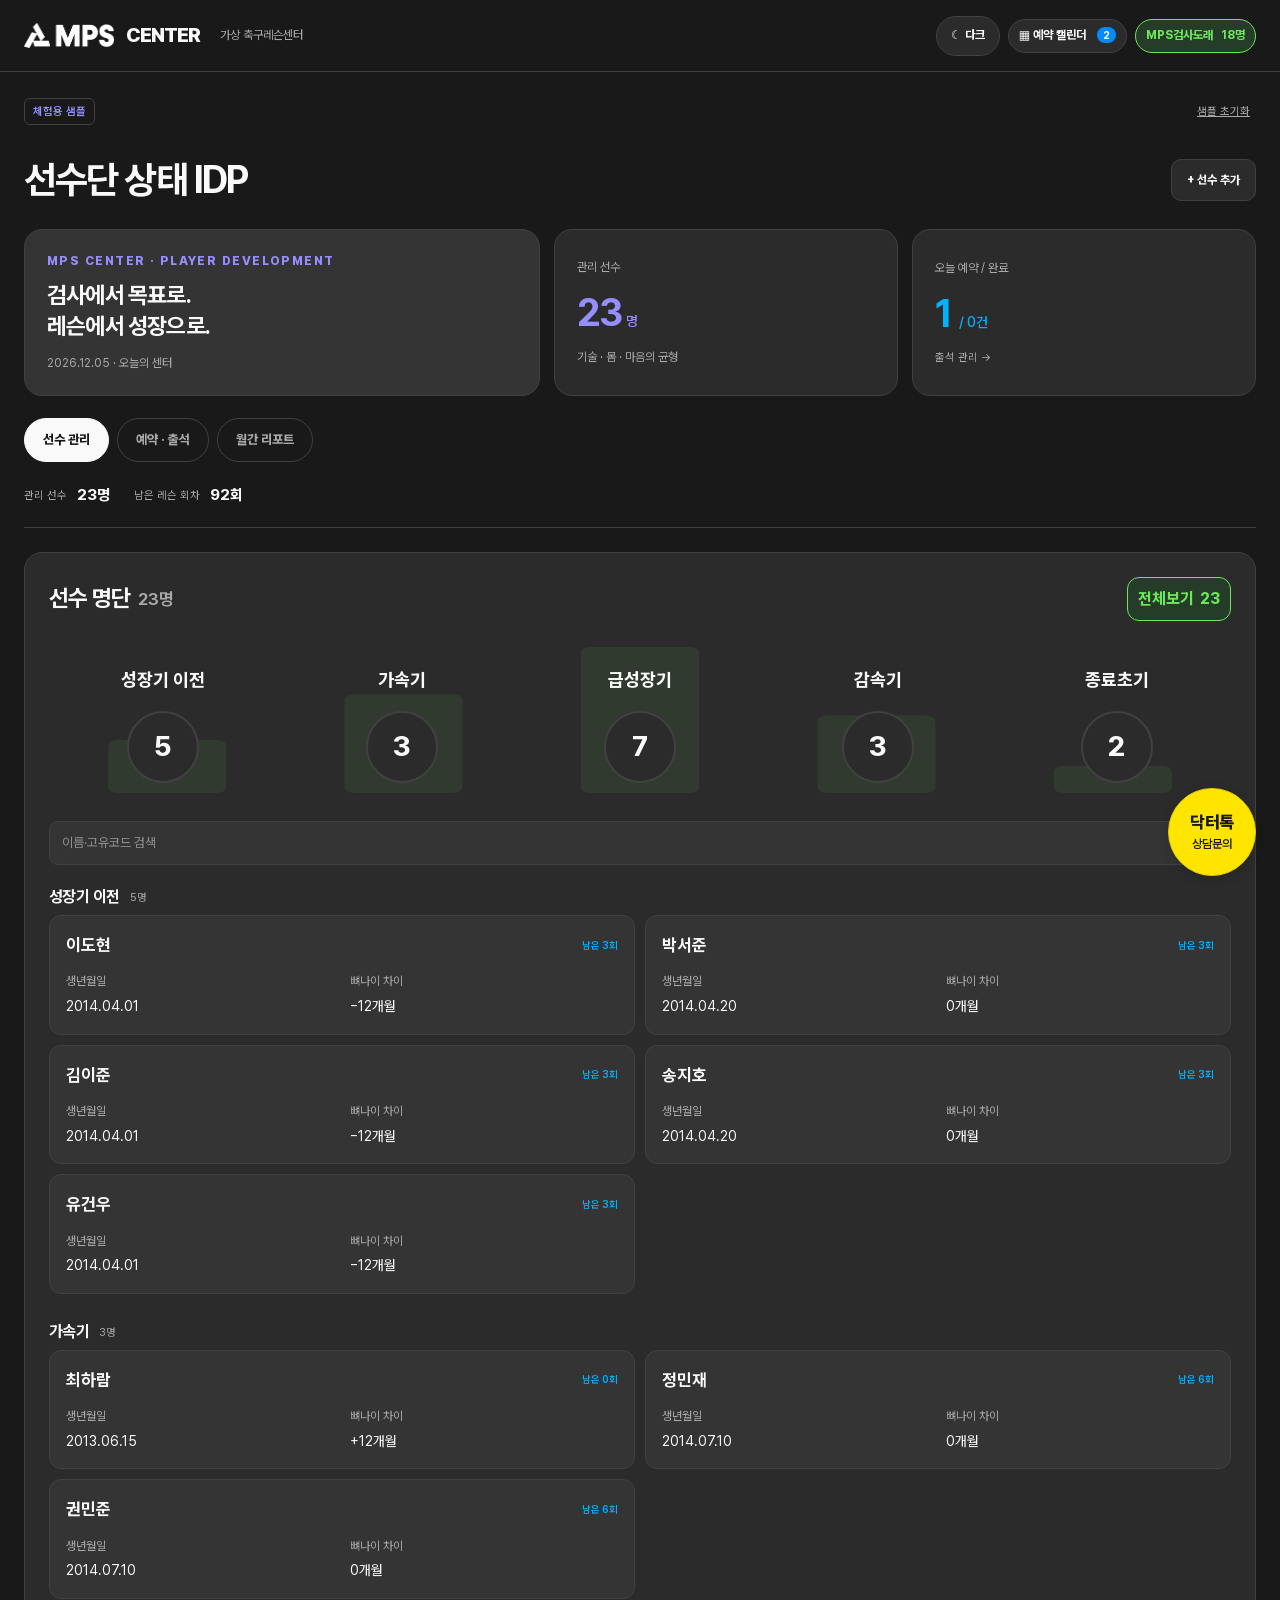
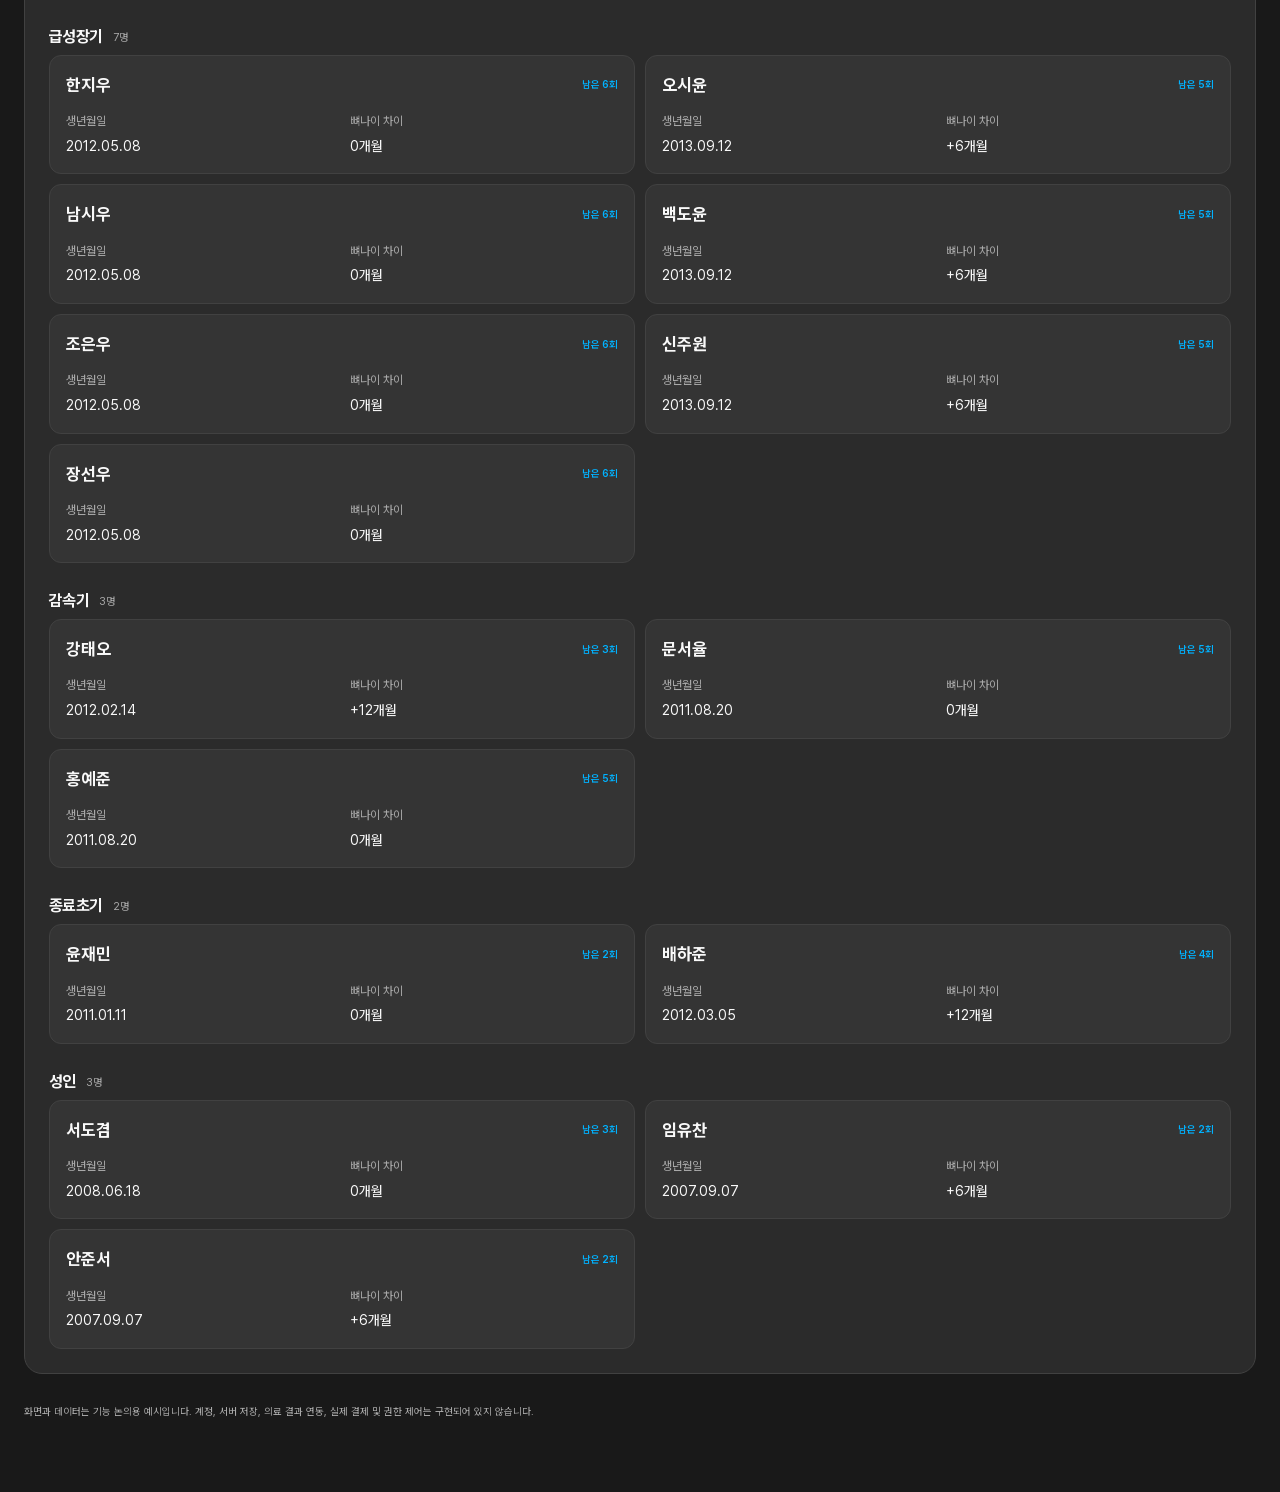
<file: pages/dashboard/index.html>
<!doctype html>
<html lang="ko" data-initial-theme="dark">
<head><meta charset="utf-8"><meta name="viewport" content="width=device-width, initial-scale=1, viewport-fit=cover"><meta name="description" content="MPS 레슨센터 지도자용 선수관리 대시보드 샘플"><title>MPS Center | 선수 중심 레슨 관리</title><link rel="stylesheet" href="center-v8.css?v=20261012-player-consultation"></head>
<body>
  <header class="topbar"><div class="brand"><img src="logo.png" alt="MPS"><span>CENTER</span></div><span class="center-name">가상 축구레슨센터</span><div class="header-actions"><button id="theme-toggle" class="theme-toggle" type="button" aria-label="라이트 모드로 변경" aria-pressed="false">☼ <span>라이트</span></button><button id="calendar-open" class="calendar-trigger" type="button" aria-haspopup="dialog">▦ <span class="calendar-label">예약<span class="calendar-label-extra"> 캘린더</span></span> <b id="upcoming-count">0</b></button><button class="exam-due-trigger" type="button" data-center-nav="review" aria-haspopup="dialog">MPS검사도래 <b id="due-count">0명</b></button></div></header>
  <main class="shell">
    <div class="demo"><b>체험용 샘플</b><button id="reset" type="button">샘플 초기화</button></div>
    <div class="heading"><div><h1>선수단 상태 IDP</h1></div><button class="button soft" id="add-player" type="button">+ 선수 추가</button></div>
    <section id="center-overview" class="center-overview"></section><nav class="center-nav" aria-label="센터 메뉴"><button data-center-nav="players" class="active">선수 관리</button><button data-center-nav="calendar">예약 · 출석</button><button data-center-nav="monthly">월간 리포트</button></nav><section class="stats" aria-label="센터 운영 요약"><article><span>관리 선수</span><strong id="total-players">0명</strong></article><article><span>남은 레슨 회차</span><strong id="total-remaining">0회</strong></article></section><div class="center-workspace"><div class="main-grid" id="roster-section"><section class="roster panel" aria-labelledby="roster-title"><div class="panel-head"><h2 id="roster-title">선수 명단</h2><span id="visible-count"></span><div id="stage-all"></div></div><div id="stage-filters" class="stage-filters" aria-label="성장단계 필터"></div><div id="stage-guide" class="stage-guide" hidden aria-live="polite"></div><label class="search-label"><span class="sr-only">선수 검색</span><input id="search" type="search" placeholder="이름·고유코드 검색"></label><div id="player-list" class="player-list"></div></section></div></div>

    <section class="access panel"><div><p class="eyebrow">CENTER ACCESS · 도입안</p><h2>인증센터 이용 범위</h2><p>센터 관리자와 담당 코치가 자신의 센터 선수만 관리하는 구조를 제안합니다. 코치 메모와 회차 기록을 입력하고, 선수·보호자가 공유를 승인한 결과만 확인하도록 설계합니다.</p></div><div class="access-cards"><div><b>센터 관리자</b><span>선수·코치 배정, 센터 운영 현황</span></div><div><b>담당 코치</b><span>배정 선수의 목표·메모·회차 확인</span></div><div><b>MPS 측정센터</b><span>평가 및 허용된 결과 전달</span></div></div></section>
    <footer>화면과 데이터는 기능 논의용 예시입니다. 계정, 서버 저장, 의료 결과 연동, 실제 결제 및 권한 제어는 구현되어 있지 않습니다.</footer>
  </main>
  <dialog id="player-detail-dialog" aria-label="선수 정보 및 수정"><div class="player-modal-head"><span>선수 관리</span><button id="player-detail-close" type="button" aria-label="선수 정보 닫기">×</button></div><section class="detail" id="detail" aria-live="polite"></section></dialog>
  <dialog id="player-dialog"><form id="player-form" method="dialog"><div class="dialog-head"><h2>선수 추가</h2><button type="button" id="close-dialog" aria-label="닫기">×</button></div><p>가상 선수만 입력하세요. 고유코드는 자동으로 붙고, MPS 검사 결과는 연계 전으로 표시됩니다.</p><label>선수 이름<input name="name" required maxlength="20" autocomplete="off"></label><label>생년월일<input name="dob" type="date" required></label><label>소속 반<input name="group" maxlength="20" placeholder="예: U12" autocomplete="off"></label><label>연락처<input name="contact" type="tel" maxlength="30" autocomplete="tel" placeholder="예: 010-1234-5678"></label><button class="button primary" type="submit">추가하기</button></form></dialog>
  <dialog id="calendar-dialog" aria-labelledby="calendar-title"><div class="calendar-modal"><div class="dialog-head"><div><p class="eyebrow">CENTER SCHEDULE</p><h2 id="calendar-title">예약 캘린더</h2></div><button type="button" id="calendar-close" aria-label="예약 캘린더 닫기">×</button></div><p class="calendar-help">선수별 레슨·측정·상담 일정을 기록합니다. 예약에 선수를 넣고 방문 후 완료로 바꾸세요. 레슨은 1회 자동 차감되며, 완료 취소 시 복원됩니다. 측정·상담은 차감되지 않습니다.</p><div class="calendar-layout"><section class="calendar-main" aria-label="월별 예약 달력"><div class="calendar-nav"><button type="button" id="month-prev" aria-label="이전 달">‹</button><h3 id="month-label"></h3><button type="button" id="month-next" aria-label="다음 달">›</button></div><div class="weekdays"><span>일</span><span>월</span><span>화</span><span>수</span><span>목</span><span>금</span><span>토</span></div><div class="day-grid" id="day-grid"></div></section><section class="calendar-side" aria-label="선택한 날짜의 예약"><h3 id="selected-date-label"></h3><button type="button" id="complete-day" class="button primary">이날 레슨 모두 완료</button><div id="booking-list" class="booking-list"></div><form id="booking-form"><input type="hidden" name="bookingId"><label>선수<select name="playerId" id="booking-player" required></select></label><div class="form-pair"><label>날짜<input type="date" name="date" required></label><label>시간<input type="time" name="time" required value="16:00"></label></div><label>일정<select name="type"><option>레슨</option><option>측정</option><option>상담</option></select></label><label>메모<input name="memo" maxlength="100" placeholder="예: 보호자 동행"></label><div class="form-actions"><button type="button" id="booking-cancel" hidden>수정 취소</button><button class="button primary" type="submit" id="booking-submit">예약 추가</button></div></form></section></div><p class="calendar-google-note">각 예약의 ‘Google에 추가’를 누르면 새 일정 작성 화면이 열립니다. 저장은 직접 확인해 주세요. 두 캘린더는 자동 동기화되지 않습니다.</p><p class="calendar-foot">가상 선수와 예약만 사용하세요. 예약은 이 브라우저에만 저장됩니다.</p></div></dialog>
  <dialog id="review-dialog" aria-labelledby="review-title"><div class="dialog-head"><h2 id="review-title">MPS검사도래</h2><button id="review-close" type="button" aria-label="MPS검사도래 닫기">×</button></div><section id="review-section"></section></dialog>
  <dialog id="monthly-dialog"><div class="dialog-head"><h2>월간 선수 리포트</h2><button id="monthly-close" aria-label="닫기">×</button></div><label>조회 월<input id="report-month" type="month"></label><div id="monthly-content"></div></dialog><script src="center-benchmarks.js?v=20261012-player-consultation"></script><script src="report-visuals.js?v=20261012-player-consultation"></script><script src="app.js?v=20261012-player-consultation"></script><script src="idp.js?v=20261012-player-consultation"></script><script src="calendar.js?v=20261012-player-consultation"></script><script src="center-v7.js?v=20261012-player-consultation"></script>
  <!-- Temporary hotline: JGA Kakao channel. -->
  <a class="teamdoctor-talk" href="https://pf.kakao.com/_YlxoxhX" target="_blank" rel="noopener noreferrer" aria-label="닥터톡 상담문의 · 담당 팀닥터 핫라인" title="담당 팀닥터 핫라인">
    <span><strong>닥터톡</strong><small>상담문의</small></span>
  </a>
</body></html>
</file>
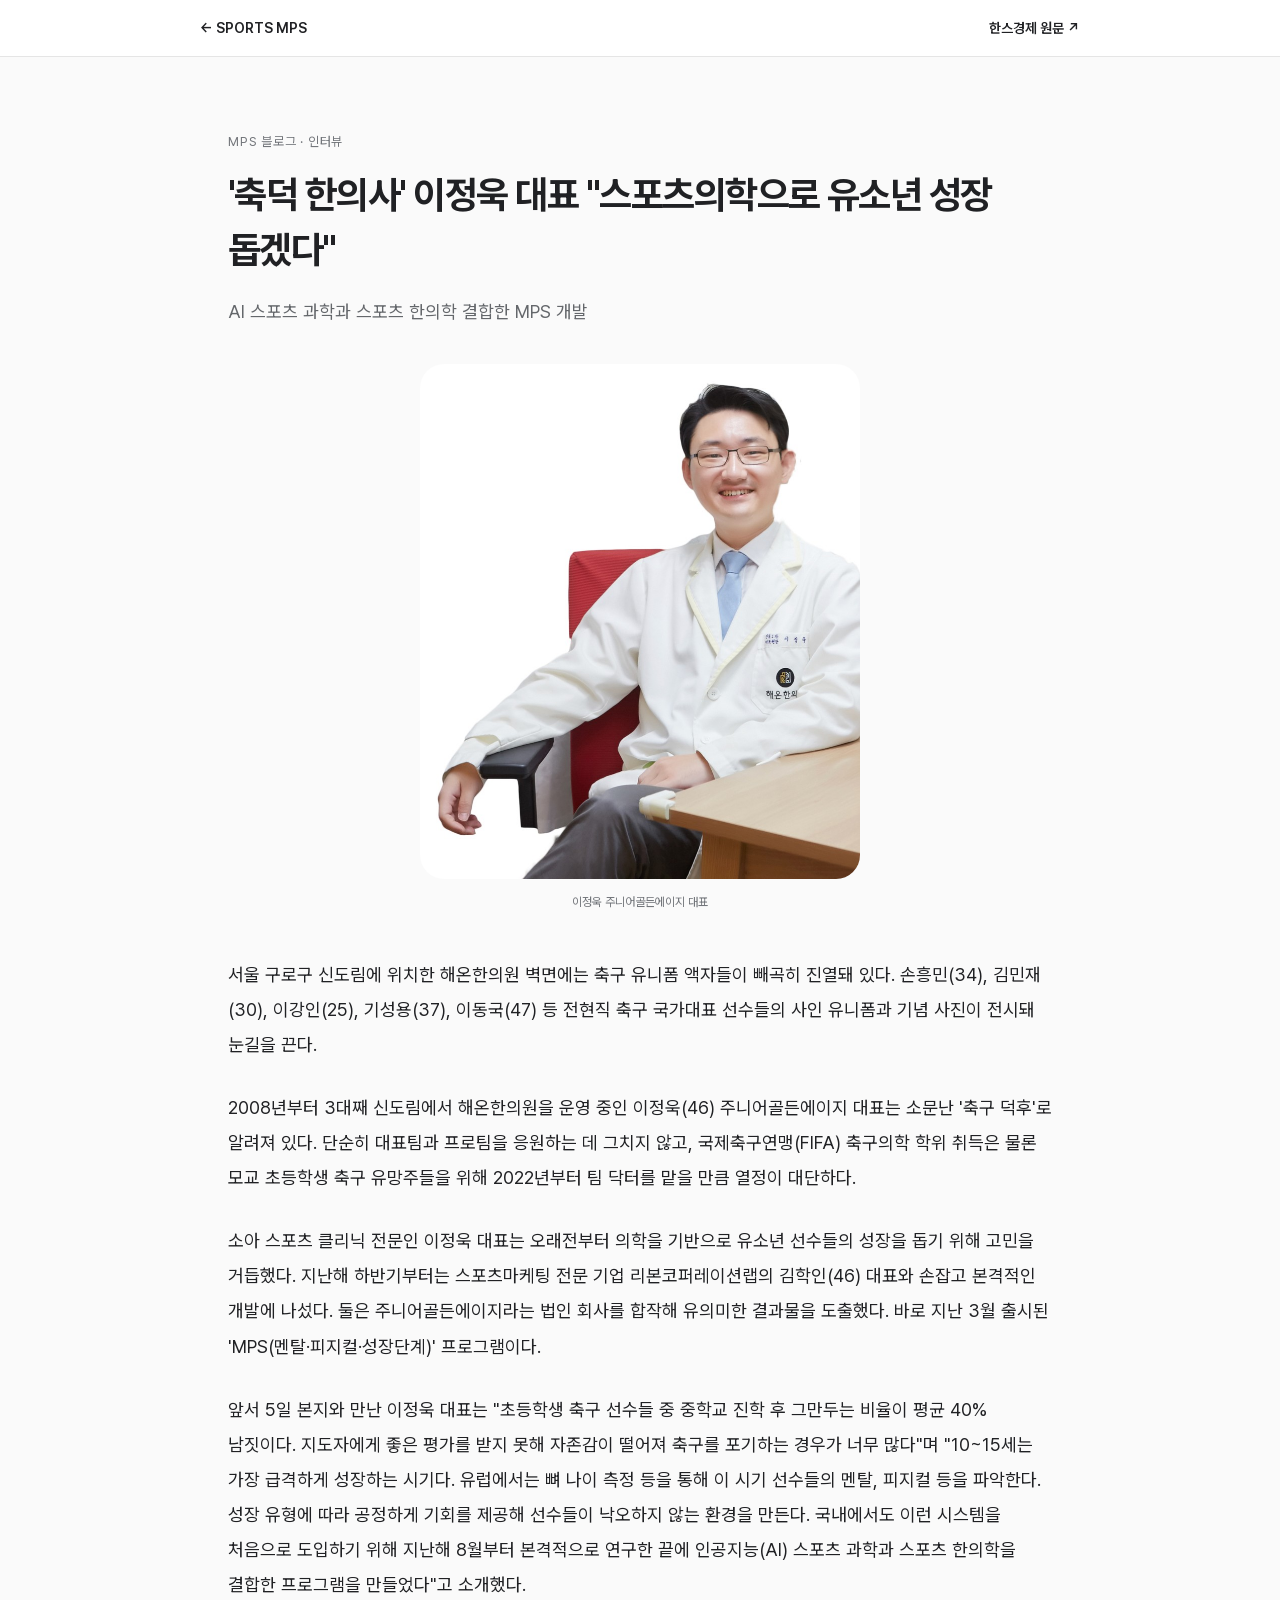
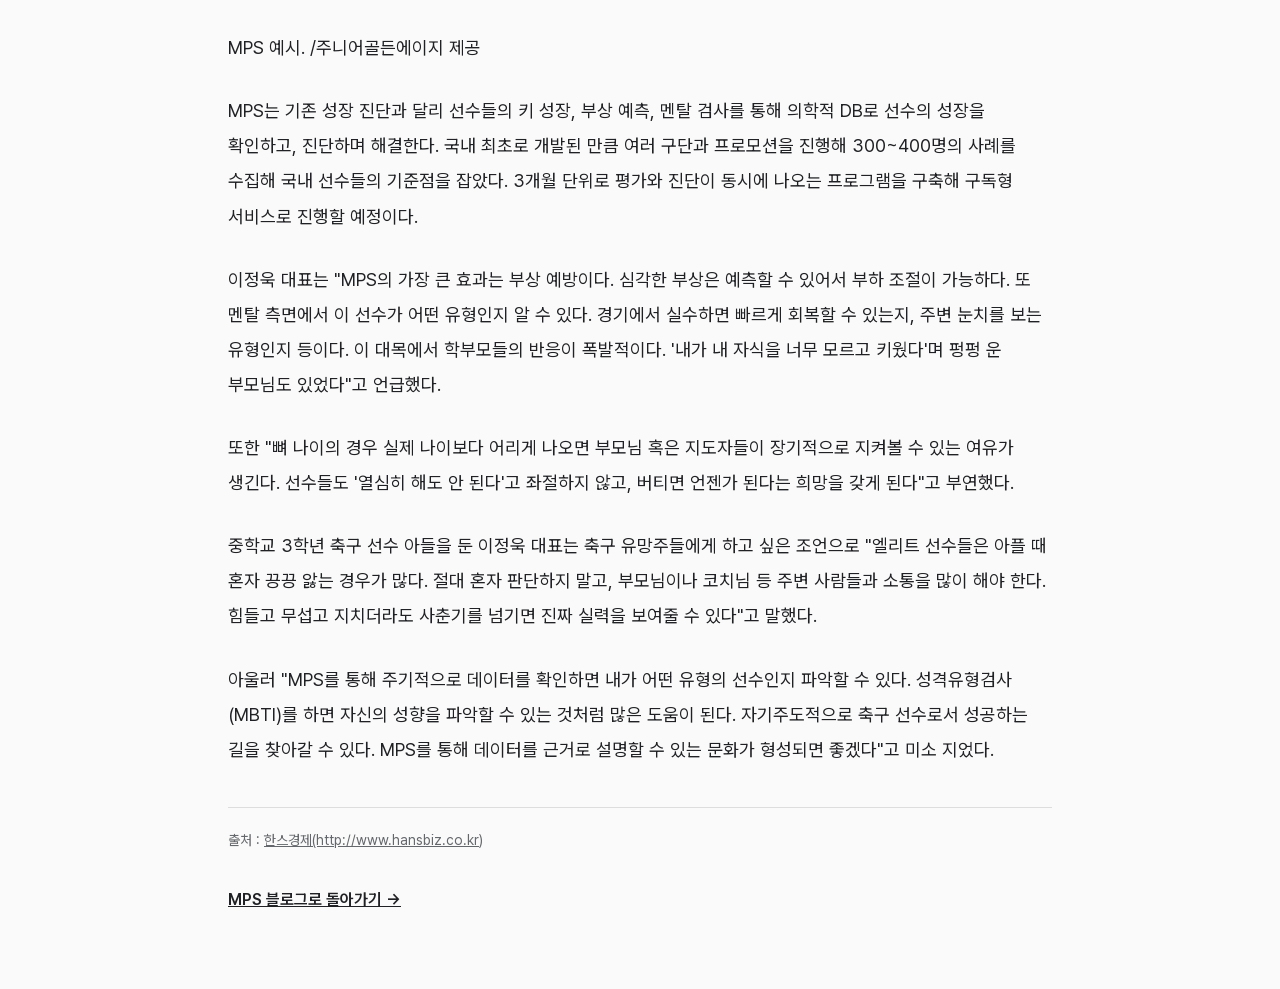
<file: pages/blog.html>
<!doctype html>
<html lang="ko"><head>
<meta name="robots" content="noindex, nofollow, noarchive, nosnippet, noimageindex"><meta charset="utf-8"><meta name="viewport" content="width=device-width, initial-scale=1"><title>이정욱 대표 인터뷰 · SPORTS MPS</title><link rel="stylesheet" href="../assets/css/site/blog.css"><link rel="stylesheet" href="../assets/css/shared/fonts.css"></head>
<body><header><a href="../index.html#blog">← SPORTS MPS</a><a href="https://www.hansbiz.co.kr/news/articleView.html?idxno=842799" target="_blank" rel="noopener">한스경제 원문 ↗</a></header>
<main><article><p class="eyebrow">MPS 블로그 · 인터뷰</p><h1>'축덕 한의사' 이정욱 대표 "스포츠의학으로 유소년 성장 돕겠다"</h1><p class="lead">AI 스포츠 과학과 스포츠 한의학 결합한 MPS 개발</p><figure><img src="../assets/images/site/blog-lee.jpg" alt="해온한의원 이정욱 대표" width="875" height="1024"><figcaption>이정욱 주니어골든에이지 대표</figcaption></figure><div class="article-body"><p>서울 구로구 신도림에 위치한 해온한의원 벽면에는 축구 유니폼 액자들이 빼곡히 진열돼 있다. 손흥민(34), 김민재(30), 이강인(25), 기성용(37), 이동국(47) 등 전현직 축구 국가대표 선수들의 사인 유니폼과 기념 사진이 전시돼 눈길을 끈다.</p>
<p>2008년부터 3대째 신도림에서 해온한의원을 운영 중인 이정욱(46) 주니어골든에이지 대표는 소문난 &#x27;축구 덕후&#x27;로 알려져 있다. 단순히 대표팀과 프로팀을 응원하는 데 그치지 않고, 국제축구연맹(FIFA) 축구의학 학위 취득은 물론 모교 초등학생 축구 유망주들을 위해 2022년부터 팀 닥터를 맡을 만큼 열정이 대단하다.</p>
<p>소아 스포츠 클리닉 전문인 이정욱 대표는 오래전부터 의학을 기반으로 유소년 선수들의 성장을 돕기 위해 고민을 거듭했다. 지난해 하반기부터는 스포츠마케팅 전문 기업 리본코퍼레이션랩의 김학인(46) 대표와 손잡고 본격적인 개발에 나섰다. 둘은 주니어골든에이지라는 법인 회사를 합작해 유의미한 결과물을 도출했다. 바로 지난 3월 출시된 &#x27;MPS(멘탈·피지컬·성장단계)&#x27; 프로그램이다.</p>
<p>앞서 5일 본지와 만난 이정욱 대표는 &quot;초등학생 축구 선수들 중 중학교 진학 후 그만두는 비율이 평균 40% 남짓이다. 지도자에게 좋은 평가를 받지 못해 자존감이 떨어져 축구를 포기하는 경우가 너무 많다&quot;며 &quot;10~15세는 가장 급격하게 성장하는 시기다. 유럽에서는 뼈 나이 측정 등을 통해 이 시기 선수들의 멘탈, 피지컬 등을 파악한다. 성장 유형에 따라 공정하게 기회를 제공해 선수들이 낙오하지 않는 환경을 만든다. 국내에서도 이런 시스템을 처음으로 도입하기 위해 지난해 8월부터 본격적으로 연구한 끝에 인공지능(AI) 스포츠 과학과 스포츠 한의학을 결합한 프로그램을 만들었다&quot;고 소개했다.</p>
<p>MPS 예시. /주니어골든에이지 제공</p>
<p>MPS는 기존 성장 진단과 달리 선수들의 키 성장, 부상 예측, 멘탈 검사를 통해 의학적 DB로 선수의 성장을 확인하고, 진단하며 해결한다. 국내 최초로 개발된 만큼 여러 구단과 프로모션을 진행해 300~400명의 사례를 수집해 국내 선수들의 기준점을 잡았다. 3개월 단위로 평가와 진단이 동시에 나오는 프로그램을 구축해 구독형 서비스로 진행할 예정이다.</p>
<p>이정욱 대표는 &quot;MPS의 가장 큰 효과는 부상 예방이다. 심각한 부상은 예측할 수 있어서 부하 조절이 가능하다. 또 멘탈 측면에서 이 선수가 어떤 유형인지 알 수 있다. 경기에서 실수하면 빠르게 회복할 수 있는지, 주변 눈치를 보는 유형인지 등이다. 이 대목에서 학부모들의 반응이 폭발적이다. &#x27;내가 내 자식을 너무 모르고 키웠다&#x27;며 펑펑 운 부모님도 있었다&quot;고 언급했다.</p>
<p>또한 &quot;뼈 나이의 경우 실제 나이보다 어리게 나오면 부모님 혹은 지도자들이 장기적으로 지켜볼 수 있는 여유가 생긴다. 선수들도 &#x27;열심히 해도 안 된다&#x27;고 좌절하지 않고, 버티면 언젠가 된다는 희망을 갖게 된다&quot;고 부연했다.</p>
<p>중학교 3학년 축구 선수 아들을 둔 이정욱 대표는 축구 유망주들에게 하고 싶은 조언으로 &quot;엘리트 선수들은 아플 때 혼자 끙끙 앓는 경우가 많다. 절대 혼자 판단하지 말고, 부모님이나 코치님 등 주변 사람들과 소통을 많이 해야 한다. 힘들고 무섭고 지치더라도 사춘기를 넘기면 진짜 실력을 보여줄 수 있다&quot;고 말했다.</p>
<p>아울러 &quot;MPS를 통해 주기적으로 데이터를 확인하면 내가 어떤 유형의 선수인지 파악할 수 있다. 성격유형검사(MBTI)를 하면 자신의 성향을 파악할 수 있는 것처럼 많은 도움이 된다. 자기주도적으로 축구 선수로서 성공하는 길을 찾아갈 수 있다. MPS를 통해 데이터를 근거로 설명할 수 있는 문화가 형성되면 좋겠다&quot;고 미소 지었다.</p></div><p class="source">출처 : <a href="https://www.hansbiz.co.kr/news/articleView.html?idxno=842799" target="_blank" rel="noopener">한스경제(http://www.hansbiz.co.kr)</a></p><a class="back" href="../index.html#blog">MPS 블로그로 돌아가기 →</a></article></main></body></html>
</file>
<file: pages/dashboard/center-v8.css>
@font-face{font-family:Pretendard;src:url('PretendardVariable.woff2') format('woff2');font-weight:100 900;font-display:swap}
/* Welcome category colors + Teams dashboard surfaces. One stylesheet for all breakpoints. */
:root{color-scheme:dark;--bg:#191919;--surface:#2b2b2b;--surface2:#343434;--line:#414141;--text:#f9f9f9;--muted:#a9a9a9;--growth:#6de659;--growth-strong:#29a814;--physical:#01b2ff;--physical-strong:#0080ff;--mental:#958eff;--mental-strong:#6b62ff;--action:#008cff;--teal:#6ddbd1;--sand:#d4bf98;--soft-growth:#243c28;--soft-physical:#233546;--soft-mental:#333047;--radius:18px}
:root[data-theme=light]{color-scheme:light;--bg:#f6f7f8;--surface:#fff;--surface2:#f3f5f6;--line:#d9dfe3;--text:#19232a;--muted:#677781;--growth:#27851d;--physical:#007ab3;--mental:#6b62ff;--teal:#087f7a;--sand:#8a642e;--soft-growth:#e8f9ec;--soft-physical:#d4ebff;--soft-mental:#e3e3ff}
*{box-sizing:border-box}html{scroll-behavior:smooth;scroll-padding-top:90px}body{margin:0;background:var(--bg);color:var(--text);font:14px/1.55 Pretendard,system-ui,sans-serif}button,input,select,textarea{font:inherit}button{cursor:pointer}button:disabled{opacity:.4;cursor:not-allowed}button,a,input,select,textarea{outline-offset:4px}button:focus-visible,a:focus-visible,input:focus-visible,select:focus-visible,textarea:focus-visible{outline:2px solid var(--action)}button{color:inherit}a{color:var(--physical)}h1,h2,h3,p{margin:0}h2,h3{letter-spacing:-.035em}[hidden]{display:none!important}.sr-only{position:absolute;width:1px;height:1px;padding:0;margin:-1px;overflow:hidden;clip:rect(0,0,0,0);white-space:nowrap;border:0}
.topbar{position:sticky;top:0;z-index:20;display:flex;align-items:center;gap:20px;min-height:72px;padding:14px max(24px,calc((100vw - 1440px)/2));background:var(--bg);border-bottom:1px solid var(--line)}.brand{display:flex;align-items:center;gap:12px}.brand img{width:90px;height:26px;object-fit:contain}.brand span{font-size:20px;font-weight:850;letter-spacing:-.05em}.center-name{font-size:12px;color:var(--muted)}.header-actions{margin-left:auto;display:flex;align-items:center;gap:8px}.theme-toggle,.calendar-trigger{border:1px solid var(--line);border-radius:30px;background:var(--surface);padding:9px 14px;min-height:40px;font-size:12px;font-weight:750}.calendar-trigger b{margin-left:8px;background:var(--action);color:white;border-radius:20px;padding:2px 6px;font-size:10px}.shell{width:100%;max-width:1488px;margin:0 auto;padding:26px 24px 72px;display:block}.demo{display:flex;align-items:center;gap:12px;color:var(--muted);font-size:11px;padding-bottom:20px}.demo b{color:var(--mental);font-weight:600;border:1px solid var(--line);padding:4px 8px;border-radius:6px}.demo button{margin-left:auto;border:0;background:transparent;color:var(--muted);font-size:11px;text-decoration:underline}.heading{display:flex;justify-content:space-between;align-items:center;gap:20px;margin:12px 0 26px}.heading h1{font-size:38px;line-height:1.2;letter-spacing:-.05em}.heading p{font-size:13px;color:var(--muted);margin-top:10px}.eyebrow{display:block;font-size:10px;font-weight:800;letter-spacing:.12em;color:var(--physical)}.button{display:inline-flex;align-items:center;justify-content:center;gap:6px;border:1px solid var(--line);border-radius:10px;min-height:42px;padding:10px 15px;background:var(--surface2);color:var(--text);font-size:12px;font-weight:750;text-decoration:none}.button.primary{background:var(--action);border-color:var(--action);color:#fff}.button.soft{background:var(--surface);color:var(--text)}
.center-overview{display:grid;grid-template-columns:1.5fr repeat(3,1fr);gap:14px;margin:0 0 22px}.center-overview article{display:flex;flex-direction:column;justify-content:center;border:1px solid var(--line);background:var(--surface);border-radius:var(--radius);padding:22px;min-width:0}.center-overview .overview-welcome{background:var(--surface2)}.overview-welcome h2{font-size:23px;line-height:1.35;margin:10px 0 12px}.overview-welcome .eyebrow{color:var(--mental)}.center-overview article>span,.center-overview article p{color:var(--muted);font-size:12px}.center-overview strong{display:block;font-size:38px;line-height:1.2;letter-spacing:-.05em;margin:14px 0 12px}.center-overview article:nth-child(2) strong{color:var(--mental)}.center-overview article:nth-child(3) strong{color:var(--physical)}.center-overview article:nth-child(4) strong{color:var(--growth)}.center-overview strong small{font-size:14px;letter-spacing:0;font-weight:500;margin-left:5px}.center-overview button{padding:0;border:0;background:none;color:var(--muted);text-align:left;font-size:11px}.center-nav{display:flex;gap:8px;margin:0 0 22px;flex-wrap:wrap}.center-nav button{border:1px solid var(--line);background:transparent;color:var(--muted);border-radius:30px;padding:10px 18px;font-size:13px;font-weight:750;min-height:44px}.center-nav .active{background:var(--text);color:var(--bg);border-color:var(--text)}.stats{display:flex;gap:24px;align-items:center;border-bottom:1px solid var(--line);padding:0 0 20px;margin:0 0 24px}.stats article{display:flex;align-items:center;gap:10px}.stats span{color:var(--muted);font-size:11px}.stats strong{font-size:15px;font-weight:750}.center-workspace{display:grid;grid-template-columns:minmax(0,1fr) 310px;align-items:start;gap:20px}.main-grid{display:block;min-width:0}.panel{background:var(--surface);border:1px solid var(--line);border-radius:var(--radius);min-width:0}.roster{padding:24px}.panel-head{display:flex;align-items:center;justify-content:space-between;gap:12px}.panel-head h2{font-size:23px}.panel-head p{font-size:12px;color:var(--muted);margin-top:5px}.panel-head>span{font-size:12px;white-space:nowrap;color:var(--muted)}.stage-filters{display:flex;flex-wrap:wrap;gap:7px;margin-top:20px}.stage-chip{display:flex;gap:9px;align-items:center;justify-content:center;padding:8px 12px;min-height:38px;border:1px solid var(--line);border-radius:9px;background:var(--surface2);color:var(--muted);font-size:11px}.stage-chip b{font-size:11px;font-weight:600}.stage-chip.active{color:var(--growth);border-color:var(--growth);background:var(--soft-growth)}.search-label{display:block;margin:16px 0 20px}.search-label input{width:100%}input,textarea,select{width:100%;min-width:0;border:1px solid var(--line);border-radius:9px;padding:11px 12px;background:var(--surface2);color:var(--text);font-size:13px}input::placeholder,textarea::placeholder{color:var(--muted);opacity:.8}textarea{min-height:96px;resize:vertical}label{display:block;font-size:12px;color:var(--muted)}label input,label select,label textarea{display:block;margin-top:7px}.player-list{display:grid;gap:26px;max-height:none;overflow:visible}.stage-group-head{display:flex;align-items:center;gap:10px;margin-bottom:5px}.stage-group-head h3{font-size:16px}.stage-group-head span{font-size:11px;color:var(--muted)}.stage-physical-focus{color:var(--muted);font-size:11px;margin:0 0 12px}.stage-physical-focus span{margin-left:7px;color:var(--growth)}.stage-players{display:grid;grid-template-columns:repeat(2,minmax(0,1fr));gap:10px}.player-card-button{display:flex;flex-direction:column;align-items:stretch;width:100%;gap:14px;padding:16px;text-align:left;background:var(--surface2);border:1px solid var(--line);border-radius:12px;min-width:0}.player-card-button:hover{border-color:var(--physical)}.compact-top{display:flex;flex-wrap:wrap;align-items:center;gap:7px}.compact-top strong{font-size:17px;margin-right:auto}.compact-dob{color:var(--muted);font-size:10px}.compact-stage{color:var(--growth);font-size:10px;background:var(--soft-growth);border-radius:5px;padding:3px 6px}.compact-remaining{font-size:10px;font-weight:600;color:var(--physical);white-space:nowrap}.compact-measure{display:flex;flex-wrap:wrap;gap:3px 10px;font-size:10px;color:var(--muted);margin-top:8px;line-height:1.8}.compact-measure small{font-size:9px}.player-card-results{display:grid;gap:10px;border-top:1px solid var(--line);padding-top:12px}.compact-result{display:grid;grid-template-columns:26px minmax(0,1fr);gap:8px;align-items:start;font-size:11px}.result-key{color:var(--mental);font-size:11px}.physical .result-key{color:var(--physical)}.idp .result-key{color:var(--teal);font-size:9px}.result-copy{display:flex;flex-wrap:wrap;gap:5px 7px;line-height:1.7}.card-observation{display:block;font-size:11px;color:var(--muted)}.reference-tag{display:inline-flex;align-items:center;border-radius:5px;padding:2px 5px;font-size:9px;font-weight:600}.tag-lavender{color:var(--mental);background:var(--soft-mental)}.tag-blue{color:var(--physical);background:var(--soft-physical)}.tag-mint{color:var(--teal);background:var(--surface)}.tag-outline{color:var(--muted);border:1px solid var(--line);padding:1px 4px;margin-right:3px}.idp-card-tags{display:flex;gap:5px;flex-wrap:wrap}.idp-card-tag{color:var(--teal);font-size:10px}.idp-unset{color:var(--muted);font-size:10px}.stage-guide,#stage-guide{padding:14px;margin-top:14px;background:var(--soft-growth);border-radius:10px}.stage-guide p,#stage-guide p{margin:6px 0;font-size:12px}.stage-guide span,#stage-guide div span{font-size:11px;margin-right:8px}
.review-panel{padding:20px;position:sticky;top:94px;max-height:calc(100dvh - 116px);overflow:auto}.review-panel .panel-head{align-items:flex-start}.review-panel .panel-head h2{font-size:19px;margin-top:6px}.review-panel .panel-head p{font-size:11px;line-height:1.8}.review-panel .eyebrow{color:var(--growth)}.review-list{display:grid;gap:8px;margin-top:18px}.review-list button{display:grid;grid-template-columns:30px minmax(0,1fr) auto;gap:8px;align-items:center;background:var(--surface2);border:1px solid var(--line);border-radius:9px;padding:11px;text-align:left}.review-list button>span:last-child{display:none}.athlete-avatar{width:30px;height:30px;display:grid;place-items:center;border-radius:9px;background:var(--soft-growth);color:var(--growth);font-size:12px}.review-list b{font-size:12px}.review-list small{display:block;font-size:9px;color:var(--muted);margin-top:3px}.review-list em{font-style:normal;font-size:8px;color:var(--sand);white-space:nowrap}.report-import{border-top:1px solid var(--line);margin-top:18px;padding-top:18px}.report-import small{display:block;font-size:10px;margin:8px 0;color:var(--muted)}.report-import label{cursor:pointer}.report-import p{font-size:11px;color:var(--physical)}.access{display:none}footer{font-size:10px;color:var(--muted);line-height:1.8;margin-top:28px}.empty{padding:25px;text-align:center;color:var(--muted);font-size:12px}
/* Player detail and MPS Report */
dialog{width:min(980px,calc(100vw - 40px));max-height:calc(100dvh - 40px);margin:auto;padding:24px;border:1px solid var(--line);border-radius:20px;background:var(--bg);color:var(--text)}dialog::backdrop{background:#000a;backdrop-filter:blur(3px)}#player-detail-dialog{padding:0}.dialog-head,.player-modal-head{display:flex;justify-content:space-between;align-items:center;gap:15px;padding:0 0 18px}.dialog-head h2{font-size:23px}.dialog-head button,.player-modal-head button{display:grid;place-items:center;border:1px solid var(--line);background:var(--surface2);color:var(--text);border-radius:9px;width:36px;height:36px;font-size:21px}.player-modal-head{position:sticky;top:0;z-index:5;padding:14px 24px;border-bottom:1px solid var(--line);background:var(--bg);font-size:12px;font-weight:650}.detail{padding:24px}.detail-head{display:flex;align-items:center;justify-content:space-between;gap:18px}.detail-head h2{font-size:32px;line-height:1.2;margin:8px 0}.detail-head p:last-child{color:var(--muted);font-size:11px}.badge{font-size:12px;border:1px solid var(--physical);color:var(--physical);padding:8px 12px;border-radius:30px;white-space:nowrap}.badge.zero{color:var(--sand);border-color:var(--sand)}.player-tabs{display:flex;gap:8px;margin:22px 0}.player-tabs button{flex:1;background:var(--surface);border:1px solid var(--line);padding:12px;border-radius:10px;font-size:13px;font-weight:700}.player-tabs button.active{color:var(--physical);border-color:var(--physical);background:var(--soft-physical)}.quick-actions{display:flex;gap:9px;flex-wrap:wrap;margin-bottom:16px}.session-line{display:flex;align-items:center;gap:18px;padding:12px 0;border-bottom:1px solid var(--line);font-size:12px;color:var(--muted)}.session-line strong{margin-left:auto;color:var(--physical)}.lesson-check{color:var(--muted);font-size:11px;margin-bottom:10px}.section-label{font-size:16px;margin:20px 0 12px}.assessment-section{margin-top:16px}.growth-panel{border:1px solid var(--line);background:var(--surface);border-radius:14px;padding:18px}.growth-title{display:flex;justify-content:space-between;align-items:center;font-size:12px;color:var(--growth)}.growth-title strong{font-size:20px}.growth-facts,.report-facts{display:grid;grid-template-columns:repeat(4,minmax(0,1fr));gap:10px;margin:16px 0}.growth-facts div,.report-facts div{padding:12px;background:var(--surface2);border-radius:9px}.growth-facts small,.report-facts small{display:block;color:var(--muted);font-size:10px}.growth-facts b,.report-facts b{display:block;font-size:13px;margin-top:7px;overflow-wrap:anywhere}.growth-history{border-top:1px solid var(--line);padding-top:12px}.growth-history summary{font-size:12px}.stage-compare{display:flex;gap:20px;align-items:center;margin-top:12px}.stage-compare small,.stage-compare b{display:block;font-size:12px}.stage-compare small{color:var(--muted);font-size:10px;margin-bottom:5px}.stage-change{font-size:11px;margin-top:10px;color:var(--muted)}.next-growth{display:flex;justify-content:space-between;gap:12px;font-size:11px;color:var(--muted);margin-top:16px}.next-growth.due{color:var(--sand)}.insight-panels{display:grid;grid-template-columns:1fr 1fr;gap:12px;margin-top:12px}.insight-strip{background:var(--surface);border:1px solid var(--line);border-radius:14px;padding:18px}.insight-strip-head{display:flex;flex-direction:column;gap:7px;color:var(--mental);font-size:11px}.insight-strip-head strong{font-size:16px}.insight-strip.physical .insight-strip-head{color:var(--physical)}.insight-inline p,.insight-recs{font-size:12px;line-height:1.8;margin-top:12px}.insight-inline small,.insight-recs small{display:block;color:var(--muted);font-size:10px;margin-bottom:3px}.stage-context,.linked-report{background:var(--surface);border:1px solid var(--line);border-radius:14px;padding:18px;margin-top:12px}.stage-context .eyebrow{color:var(--growth)}.stage-context h3{font-size:15px;margin-top:6px}.stage-context p{font-size:12px;line-height:1.9;margin-top:10px;color:var(--muted)}.stage-context small{display:block;font-size:10px;color:var(--muted);margin-top:8px}.linked-report summary{font-size:13px;font-weight:650}.linked-report summary span{color:var(--muted);font-size:10px;margin-left:10px}.report-facts{grid-template-columns:repeat(3,1fr)}.hint{font-size:10px;color:var(--muted);line-height:1.8;margin-top:12px}.optional{border:1px solid var(--line);background:var(--surface);border-radius:12px;padding:15px 18px;margin:10px 0}.optional summary{font-size:12px;font-weight:650;cursor:pointer}.optional[open] summary{margin-bottom:14px}.optional label{margin-top:12px}.focus-select-action{color:var(--physical);margin-left:10px;font-size:10px}.focus-panel p{font-size:12px;color:var(--muted);margin:8px 0}.focus-panel small{display:block;font-size:10px;color:var(--muted);margin-top:10px}.focus-choices{display:flex;flex-wrap:wrap;gap:6px}.focus-choice{border:1px solid var(--line);border-radius:8px;background:var(--surface2);padding:9px;font-size:11px}.focus-choice.active{color:var(--growth);border-color:var(--growth)}.profile-fields{display:grid;grid-template-columns:1fr 1fr;gap:10px}.profile-save-row,.row{display:flex;gap:8px;align-items:center;flex-wrap:wrap;margin-top:15px}.row input{width:80px}.save-state{display:block;font-size:11px;color:var(--teal);margin-top:8px}.optional textarea{margin-bottom:10px}.notes h3{font-size:13px;margin-top:20px}.note-entry{border-top:1px solid var(--line);padding:12px 0}.note-entry time{font-size:10px;color:var(--muted)}.note-entry p{font-size:12px;line-height:1.8;margin-top:5px;white-space:pre-wrap;overflow-wrap:anywhere}.detail-actions{margin-top:20px}.text-danger{border:0;background:none;color:var(--sand);font-size:11px;padding:0}
/* Academy-style development block */
.academy-intro{border:1px solid var(--line);border-radius:14px;padding:18px;background:var(--surface);margin-bottom:18px}.academy-intro h3{font-size:16px;margin:6px 0}.academy-intro p{color:var(--muted);font-size:12px;line-height:1.8}.development-cycle{display:flex;gap:6px;margin-top:14px;flex-wrap:wrap}.development-cycle span{font-size:10px;padding:5px 8px;border-radius:6px;background:var(--surface2);color:var(--muted)}.idp-top{display:flex;justify-content:space-between;gap:12px;margin:20px 0}.idp-top .eyebrow{color:var(--teal)}.idp-top h3{font-size:23px;margin:7px 0}.idp-top p{font-size:12px;color:var(--muted)}.idp-stage{height:fit-content;border:1px solid var(--growth);color:var(--growth);border-radius:7px;padding:5px 8px;font-size:10px;white-space:nowrap}.idp-empty{display:flex;flex-direction:column;gap:10px;padding:22px;border:1px dashed var(--line);border-radius:12px}.idp-empty span{font-size:12px;color:var(--muted)}.idp-empty button{align-self:flex-start}.idp-priorities{display:grid;grid-template-columns:repeat(3,minmax(0,1fr));gap:10px}.idp-priority{display:flex;align-items:flex-start;gap:10px;background:var(--surface);border:1px solid var(--line);border-radius:12px;padding:16px;min-width:0}.idp-priority>span{color:var(--teal);font-size:12px}.idp-priority strong{font-size:14px}.idp-priority small{display:block;font-size:10px;color:var(--muted);margin-top:8px;line-height:1.8}.idp-priority p{font-size:12px;line-height:1.8;margin-top:12px}.idp-last{font-size:11px;color:var(--muted);margin:16px 0}.idp-main-actions,.idp-bottom-actions{display:flex;gap:8px;justify-content:space-between;margin:18px 0}.idp-main-actions{justify-content:flex-start}.idp-mps{border:1px solid var(--line);border-radius:12px;padding:16px;margin-top:18px;background:var(--surface)}.idp-section-title{display:flex;justify-content:space-between;font-size:12px}.idp-section-title small{color:var(--muted);font-size:10px}.idp-mps-lines{display:grid;grid-template-columns:repeat(3,1fr);gap:12px;margin-top:12px}.idp-mps-lines p{font-size:11px;line-height:1.8;color:var(--muted)}.idp-mps-lines b{display:block;color:var(--text)}.idp-history-link{border:0;background:none;color:var(--teal);padding:14px 0;font-size:12px}.idp-progress{display:flex;justify-content:space-between;color:var(--muted);font-size:11px;border-bottom:1px solid var(--line);padding-bottom:12px}.idp-progress b{color:var(--teal)}.idp-picked{display:flex;flex-wrap:wrap;gap:7px;margin:16px 0;color:var(--muted);font-size:11px}.idp-picked span{padding:5px 8px;border-radius:7px;background:var(--surface)}.idp-categories,.idp-options{display:flex;flex-wrap:wrap;gap:7px;margin:14px 0}.idp-categories button,.idp-choice{background:var(--surface);border:1px solid var(--line);padding:10px 13px;border-radius:9px;font-size:12px;min-height:42px}.idp-categories button.active,.idp-choice.active{color:var(--teal);border-color:var(--teal);background:color-mix(in srgb,var(--teal) 8%,var(--surface))}.idp-item-grid{display:grid;grid-template-columns:repeat(3,1fr);gap:8px}.idp-question{margin:22px 0}.idp-question strong{font-size:13px}#idp-view label{margin:16px 0}.idp-generated{background:var(--surface);border:1px solid var(--line);border-radius:10px;padding:16px;margin-top:18px}.idp-generated small{color:var(--muted);font-size:10px}.idp-generated p{font-size:13px;margin-top:7px}.idp-message{font-size:11px;color:var(--sand);min-height:18px;margin-top:10px}.idp-check-row{padding:16px 0;border-top:1px solid var(--line)}.idp-check-row strong{font-size:13px}.idp-check-row>div{display:flex;flex-wrap:wrap;gap:7px;margin-top:10px}.idp-choice[data-idp-value=good].active{border-color:var(--growth);color:var(--growth)}.idp-choice[data-idp-value=same].active{border-color:var(--sand);color:var(--sand)}.idp-choice[data-idp-value=needs_work].active{border-color:var(--mental);color:var(--mental)}.idp-trends{display:grid;gap:10px}.idp-trends>div{border:1px solid var(--line);background:var(--surface);border-radius:10px;padding:16px}.idp-trends p,.idp-trends small{font-size:11px;color:var(--muted);margin-top:8px}.rag-label{display:inline-flex;padding:3px 7px;border-radius:5px;background:var(--surface2);font-size:10px;color:var(--muted)}.rag-label.good{color:var(--growth)}.rag-label.same{color:var(--sand)}.rag-label.needs_work{color:var(--mental)}.review-evidence{margin-top:16px;padding:16px;background:var(--surface);border:1px solid var(--line);border-radius:12px}.review-evidence p{font-size:12px;line-height:1.8;color:var(--muted);margin-top:8px}.review-evidence h4{margin:0;font-size:13px}
/* Calendar, add-player and monthly reports */
#calendar-dialog{width:min(1080px,calc(100vw - 40px))}.calendar-help{font-size:12px;color:var(--muted);line-height:1.8;margin-bottom:22px}.calendar-layout{display:grid;grid-template-columns:minmax(0,1.15fr) minmax(0,1fr);gap:28px;align-items:start}.calendar-nav{display:flex;justify-content:space-between;align-items:center;margin-bottom:20px}.calendar-nav h3{font-size:20px}.calendar-nav button{width:36px;height:36px;border:1px solid var(--line);background:var(--surface);border-radius:9px;font-size:24px}.weekdays,.day-grid{display:grid;grid-template-columns:repeat(7,minmax(0,1fr));gap:5px}.weekdays span{text-align:center;color:var(--muted);font-size:11px;padding:8px 0}.day-grid button{min-height:60px;border:1px solid var(--line);border-radius:9px;background:var(--surface);font-size:13px;padding:6px}.day-grid button small{display:block;font-size:9px;color:var(--physical);margin-top:4px}.day-grid button.today{border-color:var(--physical)}.day-grid button.selected{background:var(--soft-physical);border-color:var(--physical);color:var(--physical)}.calendar-side h3{font-size:16px;margin-bottom:14px}#complete-day{width:100%;margin-bottom:12px}.booking-list{display:grid;gap:8px;margin-bottom:20px}.booking-row{background:var(--surface);border:1px solid var(--line);border-radius:12px;padding:14px}.booking-row>div:first-child{font-size:12px}.booking-row>div:first-child span{color:var(--muted);font-size:11px}.booking-actions{display:flex;flex-wrap:wrap;gap:6px;margin:12px 0}.booking-actions button{border:1px solid var(--line);border-radius:6px;background:var(--surface2);padding:7px 9px;font-size:10px;min-height:32px}.booking-actions [data-status=completed]{background:var(--action);color:#fff;border-color:var(--action)}.booking-row small{display:block;color:var(--muted);font-size:11px}.google-event{display:block;font-size:10px;margin-top:8px}.form-pair{display:grid;grid-template-columns:1fr 1fr;gap:10px}#booking-form label,#player-form label{margin-bottom:14px}.form-actions{display:flex;gap:8px}.calendar-google-note,.calendar-foot{font-size:10px;color:var(--muted);line-height:1.8;margin-top:18px}#player-dialog{width:min(480px,calc(100vw - 30px))}#player-form>p{font-size:12px;color:var(--muted);margin-bottom:20px}#monthly-dialog{width:min(900px,calc(100vw - 40px))}#report-month{width:220px}.month-range{font-size:12px;color:var(--muted);margin-top:16px}.month-stats{display:grid;grid-template-columns:repeat(3,1fr);gap:10px;margin:18px 0}.month-stats>div{background:var(--surface);border:1px solid var(--line);border-radius:12px;padding:18px}.month-stats strong{display:block;font-size:28px;color:var(--physical)}.month-stats span{color:var(--muted);font-size:11px}.monthly-athlete{background:var(--surface);border:1px solid var(--line);border-radius:14px;padding:20px;margin:14px 0}.monthly-athlete h3{font-size:18px}.monthly-athlete h3 small{font-size:10px;color:var(--growth);margin-left:8px}.monthly-athlete p{font-size:12px;line-height:1.8;margin-top:10px}.monthly-notes{background:var(--surface2);padding:12px;border-radius:9px;margin:12px 0}.monthly-notes p{margin:0 0 8px}.monthly-notes p:last-child{margin-bottom:0}.monthly-notes time{font-size:10px;color:var(--muted);margin-right:6px}.monthly-check{display:block;font-size:11px;color:var(--muted);margin-top:7px}
@media(min-width:1600px){.shell{max-width:1620px;padding:32px 30px 80px}.center-workspace{grid-template-columns:minmax(0,1fr) 340px}.topbar{padding-left:max(30px,calc((100vw - 1560px)/2));padding-right:max(30px,calc((100vw - 1560px)/2))}.stage-players{grid-template-columns:repeat(3,minmax(0,1fr))}}
@media(max-width:1100px){.center-workspace{grid-template-columns:1fr}.review-panel{position:static;max-height:none}.review-list{grid-template-columns:repeat(2,1fr)}.center-overview{grid-template-columns:repeat(3,1fr)}.overview-welcome{grid-column:1/-1}.overview-welcome h2 br{display:none}.calendar-layout{gap:18px}}
/* Mobile: readable type, clear groups, generous touch targets. */
@media(max-width:700px){
 body{font-size:16px;line-height:1.6}
 .topbar{min-height:68px;padding:12px 16px;gap:10px}
 .brand{gap:8px}.brand img{width:64px;height:24px}.brand span{font-size:16px}.center-name{display:none}
 .header-actions{gap:6px}.theme-toggle,.calendar-trigger{min-height:44px;font-size:13px;padding:8px 10px}.calendar-trigger b{font-size:12px}.calendar-label-extra{display:none}
 .shell{padding:20px 16px calc(100px + env(safe-area-inset-bottom))}
 .demo{gap:8px;font-size:13px;padding-bottom:0;flex-wrap:wrap}.demo b{font-size:12px}.demo>span{flex-basis:100%;order:2;font-size:12px}.demo button{font-size:13px;min-height:44px}
 .heading{margin:24px 0;gap:14px;align-items:flex-start;flex-wrap:wrap}.heading h1{font-size:28px;line-height:1.3}.heading p{font-size:15px;line-height:1.6;margin-top:8px}.heading .button{min-height:44px;font-size:14px}
 .center-overview{grid-template-columns:repeat(3,minmax(0,1fr));gap:8px;margin-bottom:28px}.center-overview .overview-welcome{display:none}
 .center-overview article{padding:14px 10px;border-radius:12px;justify-content:flex-start}.center-overview article>span{font-size:13px;line-height:1.5}.center-overview strong{font-size:28px;margin:10px 0 4px}.center-overview strong small{font-size:13px}.center-overview article p{display:none}.center-overview button{display:none}
 .center-nav{position:fixed;z-index:30;bottom:0;left:0;right:0;background:var(--bg);border-top:1px solid var(--line);margin:0;padding:8px 8px max(12px,env(safe-area-inset-bottom));gap:4px;flex-wrap:nowrap}
 .center-nav button{flex:1;min-width:0;border:0;border-radius:8px;min-height:48px;font-size:14px;padding:8px 4px}.center-nav .active{background:var(--surface2);color:var(--physical)}
 .stats{display:none}.center-workspace{gap:32px}.roster,.review-panel{padding:18px 16px;border-radius:16px}.panel-head h2{font-size:22px}.panel-head p{font-size:13px;line-height:1.6;margin-top:8px}.panel-head>span{font-size:14px}
 .stage-filters{display:flex;flex-wrap:nowrap;overflow-x:auto;gap:8px;margin-top:20px;padding-bottom:6px;scrollbar-width:thin}.stage-chip{flex:0 0 auto;min-height:44px;padding:10px 12px;font-size:14px;gap:8px;white-space:nowrap}.stage-chip b{font-size:13px}
 .search-label{margin:16px 0 24px}.search-label input{min-height:48px}.player-list{gap:28px}.stage-group-head{gap:10px;margin-bottom:12px}.stage-group-head h3{font-size:18px}.stage-group-head span{font-size:14px}.stage-players{grid-template-columns:1fr;gap:12px}
 .player-card-button{padding:18px 16px;gap:16px;border-radius:12px}.compact-top{gap:10px}.compact-top strong{font-size:22px}.compact-remaining{font-size:14px;padding:5px 9px;border-radius:6px;background:var(--soft-physical)}
 .player-card-facts{font-size:15px;gap:12px}.player-card-label{font-size:13px}
 .review-list{grid-template-columns:1fr;gap:12px}.review-panel .panel-head h2{font-size:22px}.review-panel .panel-head p{font-size:14px}.review-list button{padding:14px;grid-template-columns:36px minmax(0,1fr) auto;gap:10px;min-height:64px}.athlete-avatar{width:36px;height:36px;font-size:15px}.review-list b{font-size:17px}.review-list small{font-size:13px}.review-list em{font-size:12px}.report-import small,.report-import p{font-size:13px}
 .button{min-height:48px;font-size:15px;padding:11px 14px}.eyebrow{font-size:12px}.empty{font-size:15px}.hint,footer{font-size:13px;line-height:1.7}
 input,select,textarea{font-size:16px;min-height:48px;padding:12px}label{font-size:14px}textarea{min-height:120px}
 dialog,#calendar-dialog,#monthly-dialog{width:calc(100vw - 16px);max-height:calc(100dvh - 24px);padding:18px 16px;border-radius:16px}#player-detail-dialog{width:calc(100vw - 16px);padding:0}
 .dialog-head h2{font-size:24px}.dialog-head button,.player-modal-head button{width:44px;height:44px;flex-shrink:0}.player-modal-head{padding:12px 16px;font-size:15px}.detail{padding:20px 16px}.detail-head{gap:10px}.detail-head h2{font-size:28px}.detail-head p:last-child{font-size:14px;line-height:1.6}.badge{font-size:14px;padding:8px 10px}.player-tabs{gap:8px;margin:24px 0}.player-tabs button{min-height:48px;font-size:15px;padding:10px 8px}.quick-actions{gap:10px}.session-line{font-size:14px;gap:12px;padding:16px 0}.lesson-check{font-size:14px}
 .section-label{font-size:20px;margin:28px 0 14px}.assessment-section{margin-top:24px}.growth-panel,.insight-strip,.stage-context,.linked-report{padding:18px 16px}.growth-title{font-size:14px}.growth-title strong{font-size:22px}.growth-facts,.report-facts{grid-template-columns:repeat(2,minmax(0,1fr));gap:10px}.growth-facts small,.report-facts small{font-size:13px}.growth-facts b,.report-facts b{font-size:16px}.growth-history summary,.linked-report summary{font-size:15px;min-height:44px;padding:10px 0}.linked-report summary span{font-size:13px}.stage-compare{gap:12px}.stage-compare small{font-size:13px}.stage-compare b{font-size:15px}.stage-change,.next-growth{font-size:14px}.insight-panels{grid-template-columns:1fr;gap:14px}.insight-strip-head{font-size:14px}.insight-strip-head strong{font-size:20px}.insight-inline p,.insight-recs{font-size:16px;line-height:1.7}.insight-inline small,.insight-recs small{font-size:13px}.stage-context h3{font-size:19px}.stage-context p{font-size:15px;line-height:1.7}.stage-context small{font-size:13px}
 .optional{padding:16px;margin:14px 0}.optional summary{font-size:16px;min-height:44px;padding:8px 0}.focus-select-action{font-size:13px}.focus-panel p,.focus-panel small{font-size:14px}.focus-choice{font-size:15px;min-height:44px;padding:10px 12px}.profile-fields{grid-template-columns:1fr}.save-state,.note-entry time{font-size:13px}.notes h3{font-size:18px}.note-entry p{font-size:16px}.text-danger{font-size:14px;min-height:44px}
 .academy-intro{padding:18px 16px;margin:24px 0}.academy-intro h3{font-size:20px}.academy-intro p{font-size:15px}.academy-intro label{margin-top:16px}.development-cycle span{font-size:13px}.idp-top h3{font-size:24px}.idp-top p{font-size:15px}.idp-stage{font-size:13px;white-space:normal}.idp-priorities{grid-template-columns:1fr;gap:14px}.idp-priority strong{font-size:18px}.idp-priority small{font-size:14px}.idp-priority p{font-size:15px}.idp-priority>span{font-size:14px}.idp-empty span{font-size:15px}.idp-last{font-size:14px}.idp-mps-lines{grid-template-columns:1fr;gap:12px}.idp-mps-lines p{font-size:15px}.idp-mps-lines b{display:inline-block;min-width:44px}.idp-section-title{font-size:16px}.idp-section-title small{font-size:13px}.idp-progress,.idp-picked{font-size:14px}.idp-item-grid{grid-template-columns:repeat(2,minmax(0,1fr))}.idp-categories{display:flex;gap:8px}.idp-categories button,.idp-options .idp-choice,.idp-choice{font-size:15px;min-height:48px;padding:10px 12px}.idp-question strong,.idp-check-row strong{font-size:17px}.idp-generated p{font-size:16px}.idp-generated small,.idp-message,.idp-trends p,.idp-trends small,.rag-label{font-size:14px}.idp-history-link{font-size:15px;min-height:44px}.review-evidence p{font-size:15px}.review-evidence h4{font-size:17px}.idp-main-actions,.idp-bottom-actions{flex-wrap:wrap;gap:12px}
 .calendar-layout{grid-template-columns:1fr;gap:28px}.calendar-help{font-size:15px;line-height:1.7}.calendar-nav h3{font-size:22px}.calendar-nav button{width:44px;height:44px}.weekdays span{font-size:14px}.day-grid{gap:4px}.day-grid button{min-height:54px;font-size:16px;padding:5px 2px}.day-grid button small{font-size:11px}.calendar-side h3{font-size:20px}.booking-row{padding:16px}.booking-row>div:first-child{font-size:16px}.booking-row>div:first-child span,.booking-row small{font-size:14px}.booking-actions{gap:8px}.booking-actions button{min-height:44px;font-size:14px;padding:10px 12px}.google-event,.calendar-google-note,.calendar-foot{font-size:13px}.google-event{padding:10px 0;min-height:44px}.form-pair{grid-template-columns:1fr}.form-actions{flex-wrap:wrap}
 .month-range{font-size:14px}.month-stats>div{padding:14px 10px}.month-stats strong{font-size:28px}.month-stats span{font-size:13px}.monthly-athlete{padding:18px 16px;margin:20px 0}.monthly-athlete .panel-head{flex-wrap:wrap;align-items:flex-start}.monthly-athlete h3{font-size:21px}.monthly-athlete h3 small{display:block;margin:5px 0 0;font-size:14px}.monthly-athlete p{font-size:15px}.monthly-notes time,.monthly-check{font-size:14px}
}
@media(prefers-reduced-motion:reduce){html{scroll-behavior:auto}}

p{word-break:keep-all;overflow-wrap:break-word}

/* Only identity, birth date, age gap, and lesson balance appear in the roster. */
.player-card-facts{display:grid;grid-template-columns:1fr 1fr;gap:16px;font-size:14px}
.player-card-fact{display:flex;flex-direction:column;gap:5px;min-width:0}
.player-card-label{color:var(--muted);font-size:12px}
@media(max-width:700px){.player-card-facts{font-size:16px;gap:12px}.player-card-label{font-size:13px}}

/* Growth-stage counts follow the circular reference; assessment lives in a dialog. */
.center-workspace{grid-template-columns:minmax(0,1fr)}
.center-overview{grid-template-columns:1.5fr repeat(2,minmax(0,1fr))}
.roster>.panel-head{justify-content:flex-start;gap:12px}
.roster>.panel-head>span{font-size:17px;font-weight:650;color:var(--muted)}
.stage-filters{display:flex;flex-wrap:nowrap;gap:16px;overflow-x:auto;padding:4px 0 12px;scrollbar-width:thin}
.stage-chip{flex:1 0 94px;display:flex;flex-direction:column;gap:10px;min-height:0;padding:8px 4px;border:0;background:transparent;border-radius:12px;font-size:14px;color:var(--muted)}
.stage-chip b{display:grid;place-items:center;width:72px;height:72px;border:2px solid var(--line);border-radius:50%;background:transparent;font-size:25px;font-weight:750}
.stage-chip.active{background:transparent;border:0;color:var(--growth)}
.stage-chip.active b{color:#fff;border-color:var(--growth-strong);background:radial-gradient(circle at 50% 40%,#0b140c 26%,#102614 49%,#29a814 100%);box-shadow:0 0 0 2px var(--bg)}
#stage-guide{margin:6px 0 16px;padding:14px 16px;border-left:3px solid var(--growth);background:var(--soft-growth);border-radius:8px}
#stage-guide p{margin:0;font-size:15px;line-height:1.7;color:var(--text)}
#stage-guide b{color:var(--growth);margin-right:6px}
.exam-due-trigger{border:1px solid var(--growth);border-radius:30px;background:var(--soft-growth);color:var(--growth);padding:9px 14px;min-height:44px;font-size:13px;font-weight:750;white-space:nowrap}
.exam-due-trigger b{font-size:12px;margin-left:5px}
#review-dialog{width:min(680px,calc(100vw - 32px))}
#review-section .review-list{grid-template-columns:1fr;margin-top:0}
#review-section .review-list b{font-size:16px}
#review-section .review-list small{font-size:13px}
#review-section .review-list em{font-size:12px}
#review-section .review-list button{min-height:64px;padding:14px}
@media(min-width:1600px){.center-workspace{grid-template-columns:minmax(0,1fr)}}
@media(max-width:1100px){.center-overview{grid-template-columns:1fr 1fr}}
@media(max-width:700px){
 .topbar{display:grid;grid-template-columns:1fr 1fr;gap:10px;padding:10px 16px}
 .brand{grid-column:1;grid-row:1}.header-actions{display:contents}
 .theme-toggle{grid-column:2;grid-row:1;justify-self:end}
 .calendar-trigger{grid-column:1;grid-row:2}.exam-due-trigger{grid-column:2;grid-row:2;padding:10px 8px;font-size:14px}
 .calendar-trigger,.exam-due-trigger{width:100%;min-height:44px}
 .center-overview{grid-template-columns:1fr 1fr}
 .stage-filters{gap:8px;padding-bottom:12px;margin-top:18px}
 .stage-chip{flex:0 0 80px;font-size:13px;gap:8px;padding:8px 0}
 .stage-chip b{width:64px;height:64px;font-size:23px}
 .roster>.panel-head>span{font-size:16px}
 #stage-guide p{font-size:15px}
 #review-dialog{width:calc(100vw - 16px)}
}

/* Dedicated doctor hotline; Kakao yellow remains consistent in both themes. */
.teamdoctor-talk{position:fixed;right:24px;bottom:24px;z-index:35;display:flex;align-items:center;justify-content:center;gap:10px;min-height:60px;padding:12px 20px;border:1px solid #e6cf00;border-radius:32px;background:#fee500;color:#191919;box-shadow:0 6px 22px #0003;text-decoration:none;text-align:left}
.teamdoctor-talk svg{width:26px;height:26px;flex-shrink:0}
.teamdoctor-talk strong{display:block;font-size:17px;font-weight:800;line-height:1.3;letter-spacing:-.03em}
.teamdoctor-talk small{display:block;font-size:11px;font-weight:600;line-height:1.4;margin-top:3px}
.teamdoctor-talk:disabled{opacity:1;cursor:default}
@media(max-width:700px){.teamdoctor-talk{right:16px;bottom:calc(88px + env(safe-area-inset-bottom));min-height:58px;padding:11px 17px}.teamdoctor-talk strong{font-size:16px}.teamdoctor-talk small{font-size:11px}.teamdoctor-talk svg{width:24px;height:24px}}

/* Five visible growth stages; All remains a separate control above them. */
.stage-filters{display:grid;grid-template-columns:repeat(5,minmax(0,1fr));gap:10px;overflow:visible}
.stage-chip{min-width:0;flex:none}
.stage-chip.all{grid-column:1/-1;justify-self:end;flex-direction:row;gap:8px;padding:8px 12px;border:1px solid var(--line);background:var(--surface2);font-size:14px;min-height:40px}
.stage-chip.all b{width:auto;height:auto;border:0;border-radius:0;background:none;box-shadow:none;font-size:14px;color:inherit}
.stage-chip.all.active{border-color:var(--growth);background:var(--soft-growth)}
.teamdoctor-talk{width:88px;height:88px;min-height:88px;border-radius:50%;padding:10px;flex-direction:column;gap:3px;text-align:center}
.teamdoctor-talk svg{width:22px;height:22px}
.teamdoctor-talk strong{font-size:16px;line-height:1.25}
.teamdoctor-talk small{font-size:12px;margin-top:2px;line-height:1.25}
@media(max-width:700px){
 .topbar{display:flex;align-items:center;gap:8px;min-height:70px;padding:10px 14px}
 .brand{flex-shrink:0;gap:5px}.brand img{width:58px}.brand span{font-size:14px}
 .header-actions{display:flex;flex-wrap:wrap;justify-content:flex-end;gap:6px;margin-left:auto;max-width:230px}
 .theme-toggle{min-height:32px;font-size:12px;padding:5px 9px;order:0}
 .calendar-trigger,.exam-due-trigger{width:auto;min-height:34px;padding:6px 9px;font-size:12px;order:1}
 .calendar-label-extra{display:none}.calendar-trigger b{font-size:11px;margin-left:4px}.exam-due-trigger b{font-size:11px;margin-left:3px}
 .stage-filters{grid-template-columns:repeat(5,minmax(0,1fr));gap:6px;margin-top:16px;overflow:visible}
 .stage-chip{font-size:12px;padding:6px 0;gap:8px;flex:none}
 .stage-chip>span{display:flex;align-items:center;justify-content:center;min-height:36px;line-height:1.4;text-align:center;word-break:keep-all}
 .stage-chip b{width:48px;height:48px;font-size:20px}
 .stage-chip.all{font-size:13px;min-height:40px;padding:6px 12px}
 .stage-chip.all>span{min-height:0}.stage-chip.all b{font-size:13px;width:auto;height:auto}
 .teamdoctor-talk{width:78px;height:78px;min-height:78px;padding:8px;gap:3px;right:16px;bottom:calc(88px + env(safe-area-inset-bottom))}
 .teamdoctor-talk svg{width:20px;height:20px}.teamdoctor-talk strong{font-size:15px}.teamdoctor-talk small{font-size:11px}
}

.calendar-trigger,.exam-due-trigger{min-height:34px;padding:6px 10px;font-size:12px}
@media(max-width:700px){
 .header-actions{display:grid;grid-template-columns:auto auto;gap:5px;max-width:230px}
 .theme-toggle{grid-column:1/-1;grid-row:1;justify-self:end}
 .calendar-trigger{grid-column:1;grid-row:2;justify-self:end}
 .exam-due-trigger{grid-column:2;grid-row:2;justify-self:end;padding:6px 8px}
}
/* Linked MPS charts and the five-step IDP controls. */
.development-cycle{display:grid;grid-template-columns:repeat(5,minmax(0,1fr));gap:10px;margin-top:20px}
.development-cycle button{display:flex;flex-direction:column;align-items:center;gap:9px;padding:4px 0;background:none;border:0;color:var(--text);min-width:0}
.development-cycle button b{display:grid;place-items:center;width:64px;height:64px;border-radius:50%;border:1px solid var(--teal);background:var(--surface2);color:var(--teal);font-size:20px;transition:background .2s,transform .2s}
.development-cycle button:hover b,.development-cycle button:focus-visible b{background:var(--soft-growth);transform:translateY(-2px)}
.development-cycle button span{background:none;padding:0;font-size:13px;color:var(--text);text-align:center;word-break:keep-all}
.center-numeric-report{padding:20px;background:var(--surface);border:1px solid var(--line);border-radius:14px;margin-top:16px}
.mental-report-header{display:flex;align-items:center;justify-content:space-between;gap:12px;margin:16px 0 12px}.mental-report-header h3{font-size:19px}.center-numeric-report .mental-report-header{margin-top:0}
.sample-mark{font-size:12px;color:var(--muted);border:1px solid var(--line);border-radius:5px;padding:3px 7px;white-space:nowrap}
.numeric-metrics,.mental-score-grid{display:grid;grid-template-columns:repeat(2,minmax(0,1fr));gap:14px;margin-top:16px}
.metric-comparison{--metric-color:var(--physical);padding:14px;background:var(--surface2);border-radius:10px;min-width:0}.metric-comparison.mental{--metric-color:var(--mental)}.metric-comparison.growth{--metric-color:var(--growth)}
.metric-heading{display:flex;align-items:center;justify-content:space-between;gap:8px;font-size:14px}.metric-heading b{font-weight:650}.metric-heading strong{font-size:20px;color:var(--metric-color);white-space:nowrap}.metric-heading small{font-size:12px;margin-left:4px;font-weight:500}
.metric-track{position:relative;height:10px;background:var(--line);border-radius:4px;margin:18px 0 12px}
.metric-fill{display:block;height:100%;border-radius:4px;background:var(--metric-color);transform-origin:left;animation:metric-grow .6s ease-out}
.metric-reference{position:absolute;top:-5px;height:20px;width:0;border-left:1px dashed var(--text);opacity:.85}
.metric-caption{display:flex;justify-content:space-between;gap:8px;flex-wrap:wrap;font-size:12px;color:var(--muted)}
.chart-legend{display:flex;flex-wrap:wrap;align-items:center;gap:8px;color:var(--muted);font-size:13px!important;margin:12px 0!important}
.player-dot{display:inline-block;width:8px;height:8px;border-radius:50%;background:var(--physical)}.player-dot.mental{background:var(--mental)}.reference-dot{height:13px;width:1px;border-left:1px dashed var(--text);margin-left:8px}
.chart-source,.reference-source p{font-size:13px!important;color:var(--muted);line-height:1.7;margin:10px 0}
.reference-source{margin-top:16px}.reference-source summary,.metric-explanation summary{font-size:13px;min-height:36px;padding:8px 0;cursor:pointer}
.metric-explanation{padding:0 14px}.metric-explanation p{font-size:14px;color:var(--muted);line-height:1.7;margin:0 0 12px}
.mental-score-card{border:1px solid var(--line);border-radius:10px;background:var(--surface2);overflow:hidden}
.center-mental-details{margin-top:18px;border-top:1px solid var(--line);padding-top:8px}.center-mental-details>summary{min-height:44px;padding:10px 0;font-size:15px;font-weight:750;cursor:pointer;color:var(--mental)}.center-mental-details>summary span{display:block;font-size:12px;font-weight:500;color:var(--muted);margin:5px 0 0 17px}
.center-mental-details h4{font-size:17px;margin:24px 0 12px}
.center-radar{display:block;width:100%;max-width:460px;margin:0 auto;overflow:visible}
.center-radar text{font-family:inherit;fill:var(--muted);font-size:15px}.radar-ring{fill:none;stroke:var(--line);stroke-width:1}.radar-axis{stroke:var(--line);stroke-width:1}
.radar-reference{fill:none;stroke:var(--text);stroke-width:1;stroke-dasharray:4 4;opacity:.7}
.radar-player{fill:var(--mental);fill-opacity:.14;stroke:var(--mental);stroke-width:1.5;animation:chart-fade .7s ease-out}
.idp-trend-chart{display:block;width:100%;margin-top:14px;overflow:visible}.idp-trend-chart text{font-family:inherit;fill:var(--muted);font-size:12px}
.trend-grid{stroke:var(--line);stroke-width:1}.trend-line{fill:none;stroke:var(--teal);stroke-width:1.5;stroke-linejoin:round;stroke-dasharray:1;stroke-dashoffset:0;animation:trend-draw .8s ease-out}
.trend-bar{fill:var(--teal);fill-opacity:.25;transform-box:fill-box;transform-origin:center bottom;animation:metric-rise .6s ease-out}.trend-bar.good{fill:var(--growth)}.trend-bar.same{fill:var(--sand)}.trend-bar.needs_work{fill:var(--mental)}
.trend-dot{fill:var(--teal);stroke:var(--surface);stroke-width:2}.trend-dot.good{fill:var(--growth)}.trend-dot.same{fill:var(--sand)}.trend-dot.needs_work{fill:var(--mental)}
.trend-point:focus-visible{outline:none}.trend-point:focus-visible .trend-dot{stroke:var(--text);stroke-width:3}
.trend-records{display:flex;flex-wrap:wrap;gap:8px 14px;color:var(--muted);font-size:12px}.trend-records b{font-weight:600}.trend-records .good{color:var(--growth)}.trend-records .same{color:var(--sand)}.trend-records .needs_work{color:var(--mental)}
@keyframes metric-grow{from{transform:scaleX(0)}to{transform:scaleX(1)}}@keyframes metric-rise{from{transform:scaleY(0)}to{transform:scaleY(1)}}@keyframes trend-draw{from{stroke-dashoffset:1}to{stroke-dashoffset:0}}@keyframes chart-fade{from{opacity:0}to{opacity:1}}
@media(min-width:701px){.insight-panels:has(.center-mental-details[open]){grid-template-columns:1fr}.center-mental-details .mental-score-grid{grid-template-columns:repeat(2,minmax(0,1fr))}}
@media(max-width:700px){
 .development-cycle{gap:4px}.development-cycle button b{width:46px;height:46px;font-size:17px}.development-cycle button span{font-size:12px}
 .center-numeric-report{padding:18px 16px}.numeric-metrics,.mental-score-grid{grid-template-columns:1fr;gap:12px}.metric-heading{font-size:15px}.metric-caption{font-size:13px}
 .reference-source summary,.metric-explanation summary{font-size:14px;min-height:44px}.center-mental-details>summary{font-size:16px}.center-mental-details>summary span{font-size:13px}.trend-records{font-size:13px}
}
@media(prefers-reduced-motion:reduce){.metric-fill,.trend-bar,.trend-line,.radar-player{animation:none}.development-cycle button b{transition:none}}
/* Large mental indicator cards, with percentile and stage-mean marker. */
.mental-metric-group{padding:20px;background:var(--surface2);border:1px solid var(--line);border-radius:18px;margin:24px 0}
.center-mental-details .mental-metric-group h4{margin:0 0 18px;font-size:20px}
.mental-metric-group .mental-score-grid{margin-top:0;gap:16px}
.mental-score-card{padding:20px;background:var(--surface);border-radius:16px}
.mental-card-top{display:flex;justify-content:space-between;align-items:flex-start;gap:12px}
.mental-card-top h5{font-size:21px;line-height:1.4;letter-spacing:-.03em;margin:0;word-break:keep-all}
.mental-percentile{flex-shrink:0;border:1px solid var(--mental);border-radius:20px;padding:5px 9px;background:var(--soft-mental);color:var(--mental);font-size:13px;font-weight:750;white-space:nowrap}
.mental-percentile.top-ten{border-color:var(--sand);background:color-mix(in srgb,var(--sand) 15%,var(--surface));color:var(--sand)}
.mental-card-score{display:block;margin-top:8px;font-size:19px;color:var(--muted)}.mental-card-score small{font:inherit}
.mental-meter-track{position:relative;height:14px;border-radius:10px;background:var(--line);margin:36px 0 24px}
.mental-meter-fill{display:block;height:100%;border-radius:10px;background:var(--physical);transform-origin:left;animation:metric-grow .6s ease-out}
.mental-end-label{position:absolute;top:50%;transform:translate(-50%,-50%);background:var(--physical-strong);color:#fff;padding:8px 12px;border-radius:24px;font-size:13px;font-weight:750;z-index:2;white-space:nowrap}
.mental-score-card.watch .mental-meter-fill{background:var(--growth)}.mental-score-card.watch .mental-end-label{background:#298c1b}
.mental-average-marker{position:absolute;top:-6px;bottom:-6px;width:0;border-left:1px dashed var(--text);z-index:3;pointer-events:none}
.mental-card-average{font-size:13px!important;color:var(--muted);margin:0!important}
.mental-score-card .metric-explanation{padding:0;margin-top:8px}
.idp-return{margin-top:24px}.idp-trends{gap:18px}.idp-priorities{gap:16px}.idp-priority{padding:18px}.development-cycle{margin-bottom:8px}
#idp-view label{margin:24px 0}#idp-view .idp-item-grid{gap:12px}.idp-bottom-actions{gap:12px}
@media(max-width:700px){.mental-metric-group{padding:16px 12px;margin:24px 0}.mental-score-card{padding:18px 14px}.mental-card-top h5{font-size:20px}.mental-card-top{gap:8px}.mental-percentile{font-size:12px;padding:4px 8px}.mental-card-score{font-size:17px}.mental-meter-track{height:14px;margin:32px 0 24px}.mental-end-label{font-size:12px;padding:7px 10px}.teamdoctor-talk strong{font-size:16px}.teamdoctor-talk small{font-size:11px}}
@media(prefers-reduced-motion:reduce){.mental-meter-fill{animation:none}}

/* Larger stage labels and compact mental cards for touch use. */
.stage-chip{font-size:18px;font-weight:750;color:var(--text);gap:8px;padding:10px 2px;min-height:110px;white-space:normal}
.stage-chip>span{min-height:48px;display:flex;align-items:center;justify-content:center;text-align:center;line-height:1.4;word-break:keep-all}
.stage-chip b{font-size:28px}.stage-chip.all{font-size:16px;min-height:44px}.stage-chip.all>span{min-height:0}.stage-chip.all b{font-size:16px}
.stage-chip:focus-visible,.teamdoctor-talk:focus-visible{outline:3px solid var(--physical);outline-offset:3px}
.mental-metric-group{padding:14px 0;background:transparent;border:0;margin:16px 0}
.center-mental-details .mental-metric-group h4{font-size:18px;margin-bottom:12px}
.mental-metric-group .mental-score-grid{gap:10px}.mental-score-card{padding:14px 16px}
.mental-card-top{display:block}.mental-card-top h5{font-size:19px;line-height:1.3;word-break:keep-all}
.mental-card-meta{display:flex;align-items:center;justify-content:space-between;gap:8px;margin-top:6px}.mental-card-score{font-size:16px;margin:0}
.mental-percentile{font-size:12px;padding:3px 8px}.mental-meter-track{margin:22px 0 17px;height:12px}.mental-end-label{font-size:12px;padding:5px 9px}
.mental-score-card .metric-explanation{margin-top:2px}.mental-score-card .metric-explanation summary{min-height:32px;padding:5px 0;font-size:13px}
.teamdoctor-talk{background:#fee500;border:1px solid #e5cf00;box-shadow:0 3px 12px #0002;backdrop-filter:none;-webkit-backdrop-filter:none;gap:0}
.teamdoctor-talk::before{content:none}.teamdoctor-talk strong{font-size:17px}.teamdoctor-talk small{font-size:12px;margin-top:3px}
@media(max-width:700px){
 .stage-filters{gap:4px}.stage-chip{font-size:16px;gap:8px;padding:8px 0;min-height:112px}.stage-chip>span{min-height:46px;line-height:1.35}.stage-chip b{width:52px;height:52px;font-size:26px}
 .stage-chip.all{font-size:16px;min-height:44px}.stage-chip.all b{width:auto;height:auto;font-size:16px}
 .mental-metric-group{padding:12px 0;margin:14px 0}.mental-score-card{padding:12px}.mental-card-top h5{font-size:18px}.mental-meter-track{margin:22px 0 17px;height:12px}
 .teamdoctor-talk strong{font-size:16px}.teamdoctor-talk small{font-size:11px}
}

/* Keep the identifier beside the name, without a separate subtitle. */
.detail-head>div{min-width:0}.detail-head .player-name-line{display:flex;align-items:baseline;flex-wrap:wrap;gap:6px 10px}.player-name-line .player-code{font-size:12px;font-weight:500;letter-spacing:0;color:var(--muted);white-space:nowrap}

/* Roster actions share one row; conceptual growth curve complements circles. */
.roster>.panel-head{display:flex;align-items:center;flex-wrap:nowrap;gap:8px}.roster>.panel-head h2{white-space:nowrap}.roster>.panel-head>span{white-space:nowrap}#stage-all{margin-left:auto}#stage-all .stage-chip.all{display:flex;align-items:center;gap:6px;margin:0;white-space:nowrap;padding:7px 10px}
.stage-growth-curve{grid-column:1/-1;height:76px;margin:4px 0 -2px}.stage-growth-curve svg{display:block;width:100%;height:100%;overflow:visible}.stage-growth-curve path{fill:none;stroke:var(--growth);stroke-width:1.5;vector-effect:non-scaling-stroke}.stage-growth-curve circle{fill:var(--growth)}
.header-actions{display:flex;align-items:center;flex-wrap:nowrap;gap:8px;max-width:none}.header-actions>button{white-space:nowrap}
@media(max-width:700px){
 .topbar{display:flex;flex-wrap:wrap;gap:8px;padding:10px 14px}.brand{width:100%}.header-actions{width:100%;margin:0;display:flex;flex-wrap:nowrap;gap:6px;max-width:none;justify-content:flex-end}
 .header-actions>button{grid-column:auto;grid-row:auto;order:0;min-height:40px;font-size:12px;padding:6px 9px}.theme-toggle{justify-self:auto}
 .roster>.panel-head h2{font-size:21px}.roster>.panel-head>span{font-size:15px}#stage-all .stage-chip.all{font-size:14px;min-height:44px;padding:6px 8px}#stage-all .stage-chip.all b{font-size:14px}
 .stage-filters{margin-top:12px}.stage-growth-curve{height:68px}.stage-chip{min-height:112px}
}

/* Faint annual-growth silhouettes behind the circular stage controls. */
.stage-filters{position:relative;isolation:isolate}.stage-growth-bars{position:absolute;inset:0 0 12px;z-index:-1;pointer-events:none}.stage-growth-bars svg{width:100%;height:100%;display:block}.stage-growth-bars rect{fill:var(--growth);opacity:.08}.stage-chip b{background:var(--surface);border-color:var(--line)}
.topbar{flex-wrap:nowrap}.brand{width:auto}.header-actions{width:auto;margin-left:auto;flex-wrap:nowrap}
@media(max-width:700px){
 .topbar{flex-wrap:nowrap;padding:8px;gap:4px;min-height:60px}.brand{width:auto;flex:none;gap:2px}.brand img{width:36px;height:22px}.brand span{font-size:11px;letter-spacing:-.04em}
 .header-actions{width:auto;margin-left:auto;flex:0 1 auto;gap:3px;justify-content:flex-end}.header-actions>button{font-size:11px;padding:5px;min-height:44px;flex:none}.calendar-trigger b{font-size:10px;margin-left:2px;padding:1px 4px}.exam-due-trigger b{font-size:10px;margin-left:1px}
 .stage-growth-bars{inset:0 0 12px}
}
@media(min-width:410px) and (max-width:700px){.brand img{width:44px}.brand span{font-size:12px}.header-actions>button{font-size:12px;padding:5px 7px}.topbar{padding:8px 10px}}

/* Mental cards show only metric, score, percentile and bar. */
.mental-score-card{padding:14px 16px}.mental-meter-track{margin:20px 0 8px}.mental-card-meta{margin-top:5px}
@media(max-width:700px){.mental-score-card{padding:12px}.mental-meter-track{margin:20px 0 8px}}
</file>
<file: assets/css/site/blog.css>
*{box-sizing:border-box}html{scroll-behavior:smooth}body{margin:0;background:#fafafa;color:#202124;font-family:"Pretendard Variable",Pretendard,-apple-system,BlinkMacSystemFont,sans-serif;word-break:keep-all}a{color:inherit}header{position:sticky;top:0;z-index:2;display:flex;justify-content:space-between;gap:16px;padding:20px max(24px,calc((100% - 880px)/2));background:#ffffffed;border-bottom:1px solid #e5e5e5;backdrop-filter:blur(16px)}header a{text-decoration:none;font-size:14px;font-weight:600}main{max-width:880px;margin:0 auto;padding:64px 28px 80px}.eyebrow{font-size:13px;color:#73767b;letter-spacing:.06em}h1{font-size:38px;line-height:1.45;margin:18px 0 20px;letter-spacing:-.04em}.lead{color:#64676b;font-size:18px;line-height:1.7}figure{margin:36px 0 48px;text-align:center}figure img{display:block;width:min(100%,440px);height:auto;margin:auto;border-radius:24px;background:#fff}figcaption{color:#73767b;font-size:12px;margin-top:16px}.article-body p{font-size:18px;line-height:1.95;margin:0 0 28px;overflow-wrap:anywhere}.source{font-size:14px;color:#64676b;margin-top:40px;padding-top:24px;border-top:1px solid #ddd}.back{display:inline-block;margin-top:28px;font-weight:600}@media(max-width:600px){header{padding:18px 20px}main{padding:36px 22px 64px}h1{font-size:28px}.lead{font-size:16px}.article-body p{font-size:16px;line-height:1.9}figure{margin:28px 0 36px}}@media(prefers-reduced-motion:reduce){html{scroll-behavior:auto}}
</file>
<file: assets/css/shared/fonts.css>
@font-face {
  font-family: "Pretendard Variable";
  src: url("../../fonts/PretendardVariable.woff2") format("woff2");
  font-weight: 100 900;
  font-style: normal;
  font-display: swap;
}
</file>
